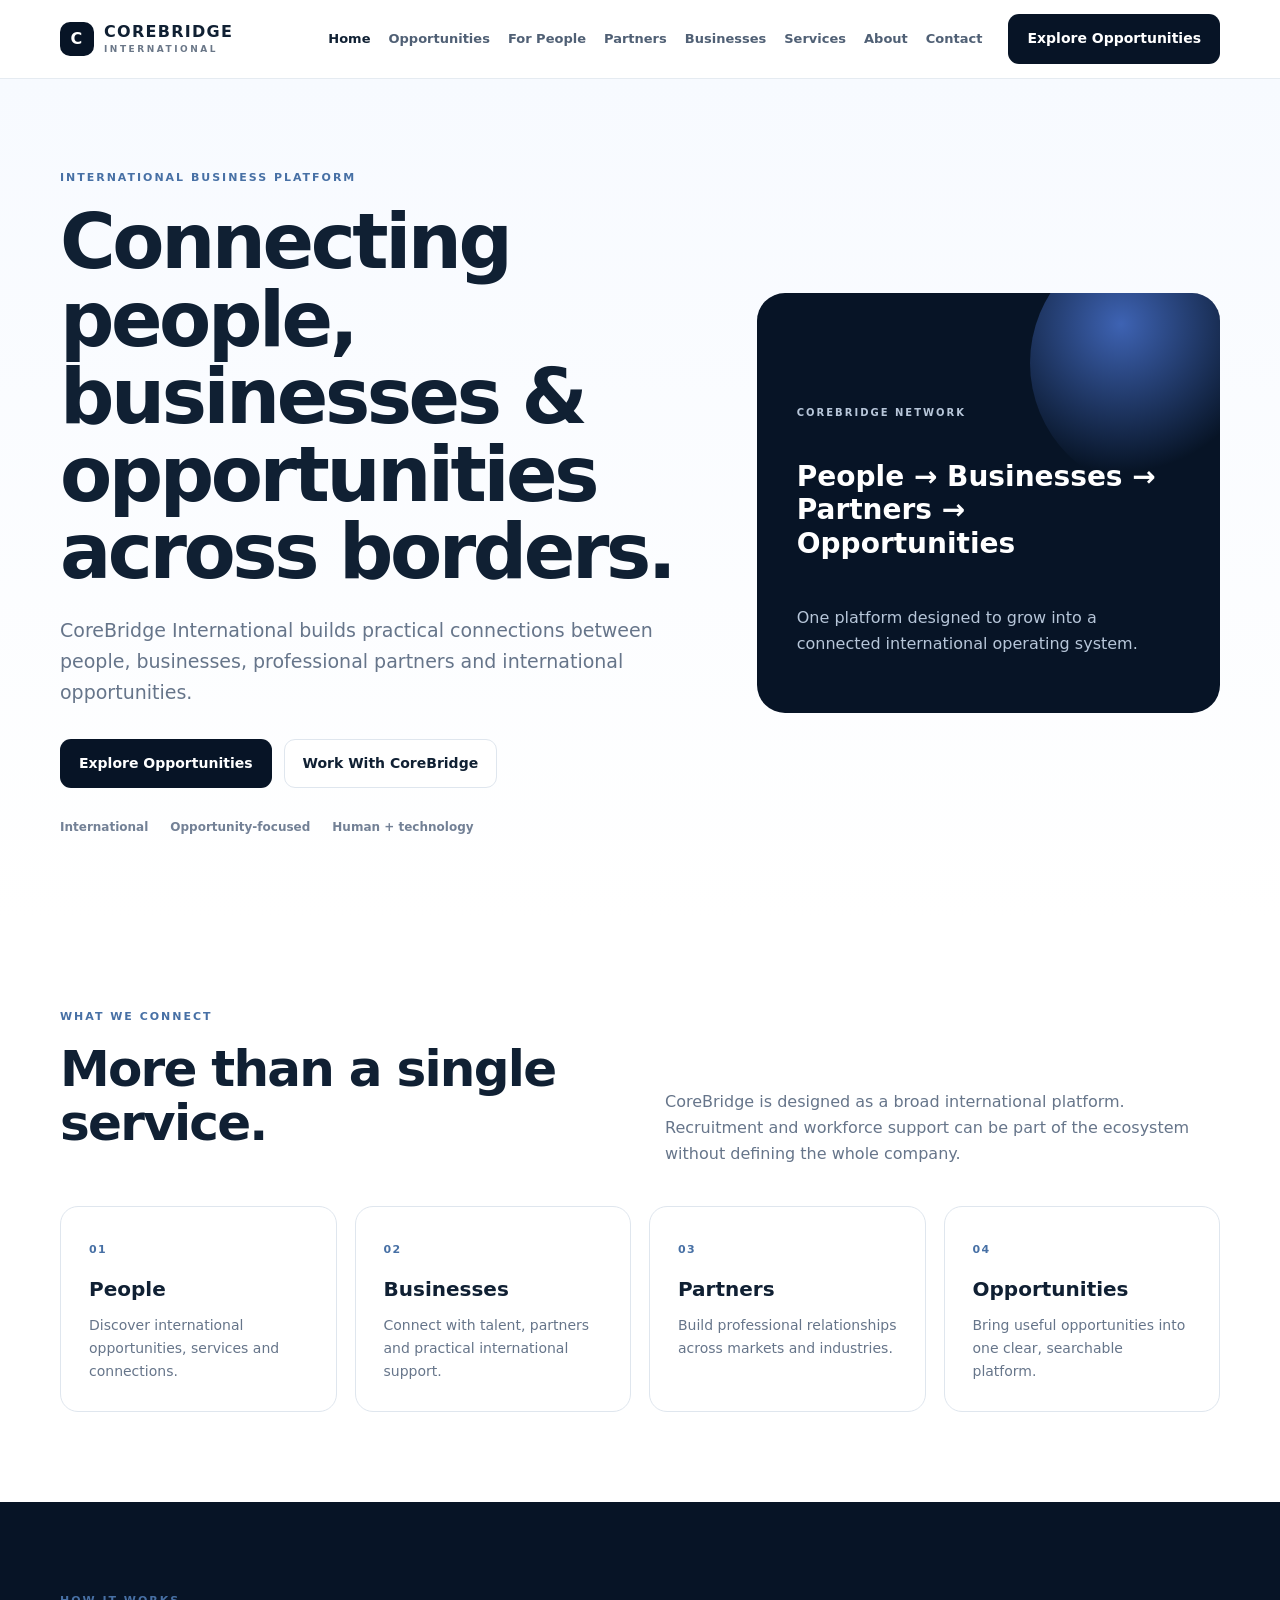
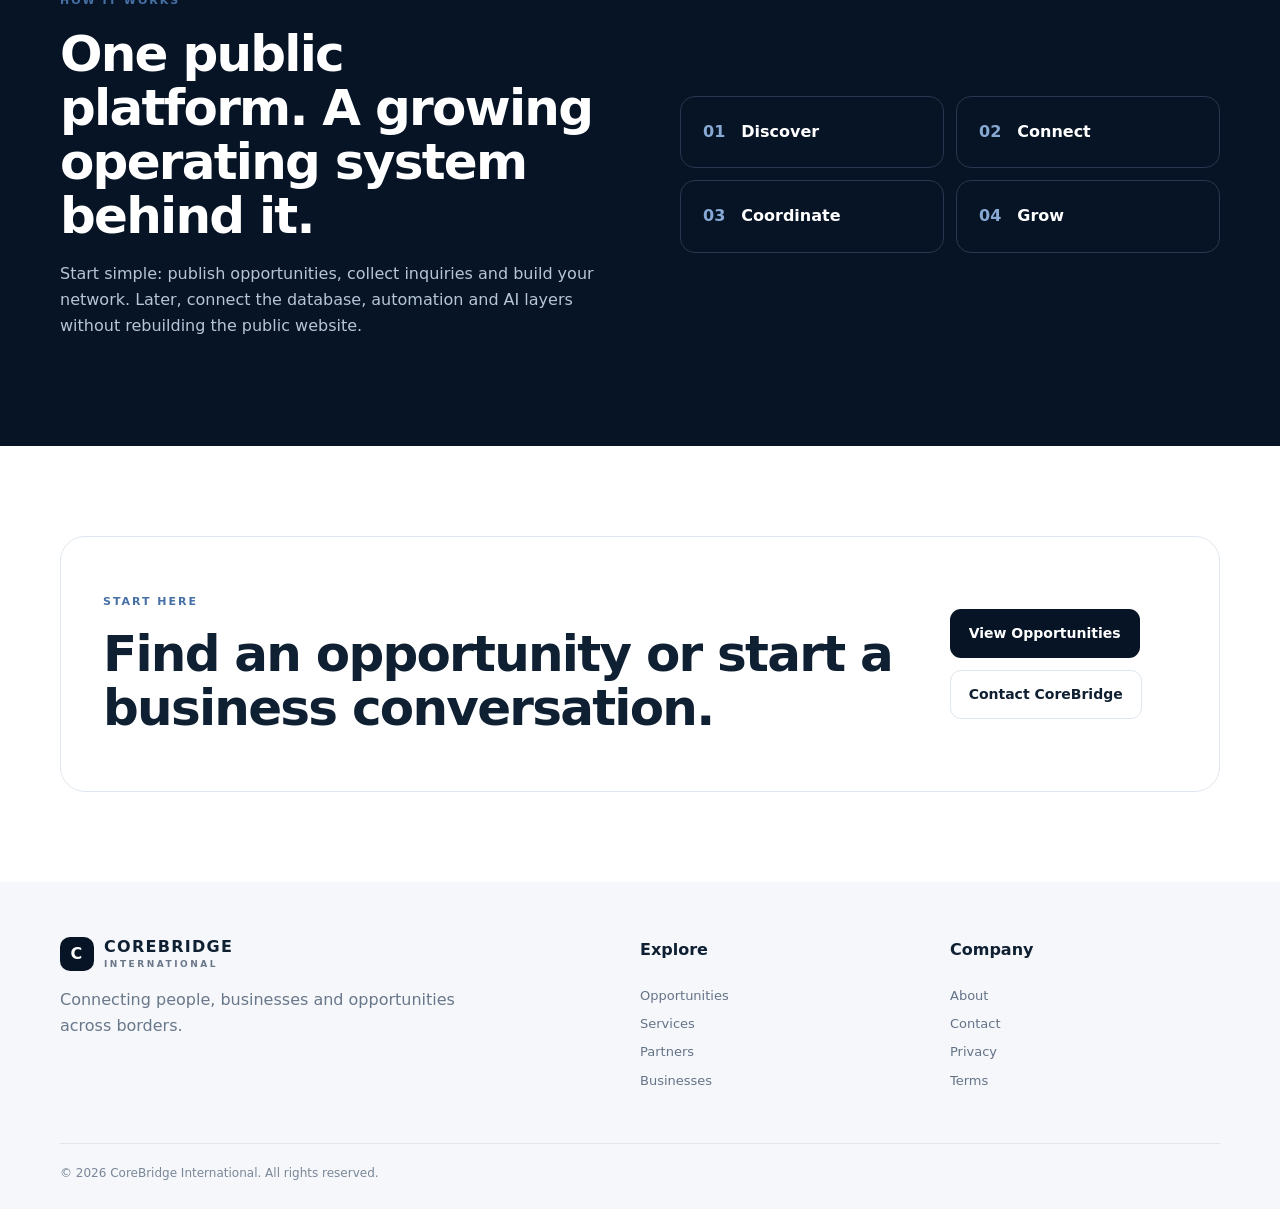
<file: corebridge-v1/index.html>
<!doctype html><html lang="en"><head><meta charset="utf-8"><meta name="viewport" content="width=device-width,initial-scale=1"><meta name="description" content="CoreBridge International connects people, businesses, opportunities and professional partners across borders."><title>CoreBridge International</title><link rel="stylesheet" href="css/style.css"></head><body>
<header class="site-header"><div class="container nav"><a class="brand" href="index.html"><span class="brand-mark">C</span><span>COREBRIDGE<small>INTERNATIONAL</small></span></a><button class="menu" aria-label="Open menu">☰</button><nav><a class="active" href="index.html">Home</a><a href="opportunities.html">Opportunities</a><a href="candidates.html">For People</a><a href="partners.html">Partners</a><a href="employers.html">Businesses</a><a href="services.html">Services</a><a href="about.html">About</a><a href="contact.html">Contact</a></nav><a class="btn btn-primary nav-cta" href="opportunities.html">Explore Opportunities</a></div></header>
<main>
<section class="hero"><div class="container hero-grid"><div><div class="eyebrow">INTERNATIONAL BUSINESS PLATFORM</div><h1>Connecting people, businesses & opportunities across borders.</h1><p class="hero-copy">CoreBridge International builds practical connections between people, businesses, professional partners and international opportunities.</p><div class="actions"><a class="btn btn-primary" href="opportunities.html">Explore Opportunities</a><a class="btn btn-secondary" href="contact.html">Work With CoreBridge</a></div><div class="trust-row"><span>International</span><span>Opportunity-focused</span><span>Human + technology</span></div></div><div class="hero-card"><div class="orb"></div><p class="card-label">COREBRIDGE NETWORK</p><h3>People → Businesses → Partners → Opportunities</h3><p>One platform designed to grow into a connected international operating system.</p></div></div></section>
<section class="section"><div class="container"><div class="section-head"><div><div class="eyebrow">WHAT WE CONNECT</div><h2>More than a single service.</h2></div><p>CoreBridge is designed as a broad international platform. Recruitment and workforce support can be part of the ecosystem without defining the whole company.</p></div><div class="cards four"><article><span class="icon">01</span><h3>People</h3><p>Discover international opportunities, services and connections.</p></article><article><span class="icon">02</span><h3>Businesses</h3><p>Connect with talent, partners and practical international support.</p></article><article><span class="icon">03</span><h3>Partners</h3><p>Build professional relationships across markets and industries.</p></article><article><span class="icon">04</span><h3>Opportunities</h3><p>Bring useful opportunities into one clear, searchable platform.</p></article></div></div></section>
<section class="section dark"><div class="container split"><div><div class="eyebrow">HOW IT WORKS</div><h2>One public platform. A growing operating system behind it.</h2><p>Start simple: publish opportunities, collect inquiries and build your network. Later, connect the database, automation and AI layers without rebuilding the public website.</p></div><div class="steps"><div><b>01</b><span>Discover</span></div><div><b>02</b><span>Connect</span></div><div><b>03</b><span>Coordinate</span></div><div><b>04</b><span>Grow</span></div></div></div></section>
<section class="section"><div class="container cta"><div><div class="eyebrow">START HERE</div><h2>Find an opportunity or start a business conversation.</h2></div><div class="actions"><a class="btn btn-primary" href="opportunities.html">View Opportunities</a><a class="btn btn-secondary" href="contact.html">Contact CoreBridge</a></div></div></section>
</main><footer><div class="container footer-grid"><div><a class="brand" href="index.html"><span class="brand-mark">C</span><span>COREBRIDGE<small>INTERNATIONAL</small></span></a><p>Connecting people, businesses and opportunities across borders.</p></div><div><h4>Explore</h4><a href="opportunities.html">Opportunities</a><a href="services.html">Services</a><a href="partners.html">Partners</a><a href="employers.html">Businesses</a></div><div><h4>Company</h4><a href="about.html">About</a><a href="contact.html">Contact</a><a href="contact.html">Privacy</a><a href="contact.html">Terms</a></div></div><div class="container copyright">© 2026 CoreBridge International. All rights reserved.</div></footer><script src="js/site.js"></script></body></html>
</file>
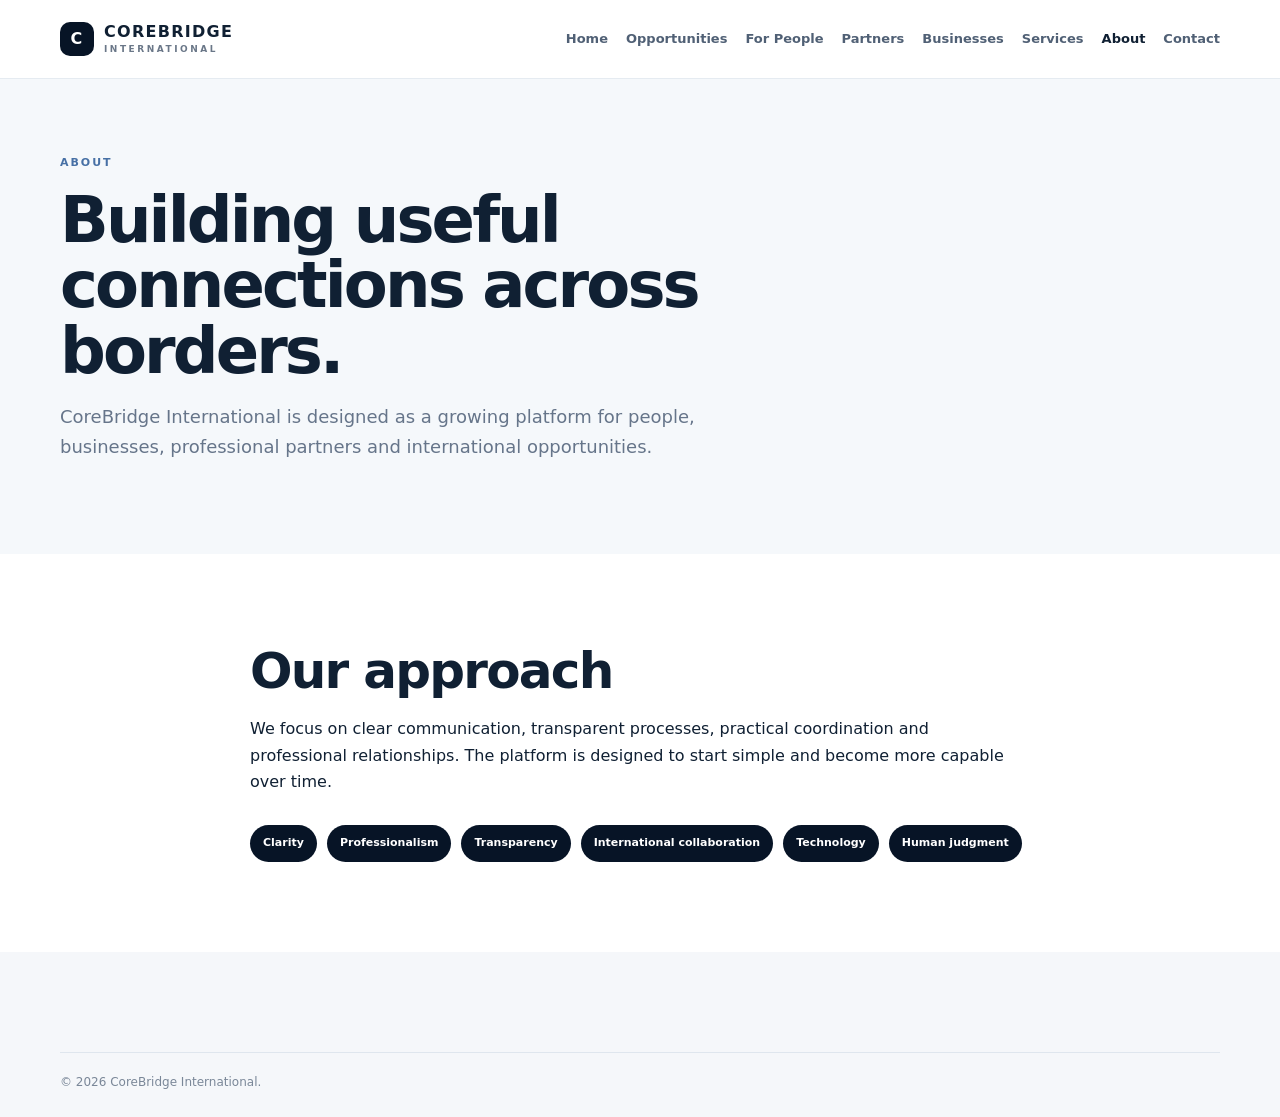
<file: corebridge-v1/about.html>
<!doctype html><html lang="en"><head><meta charset="utf-8"><meta name="viewport" content="width=device-width,initial-scale=1"><title>About | CoreBridge International</title><link rel="stylesheet" href="css/style.css"></head><body>
<header class="site-header"><div class="container nav"><a class="brand" href="index.html"><span class="brand-mark">C</span><span>COREBRIDGE<small>INTERNATIONAL</small></span></a><button class="menu">☰</button><nav><a href="index.html">Home</a><a href="opportunities.html">Opportunities</a><a href="candidates.html">For People</a><a href="partners.html">Partners</a><a href="employers.html">Businesses</a><a href="services.html">Services</a><a class="active" href="about.html">About</a><a href="contact.html">Contact</a></nav></div></header>
<main><section class="page-hero"><div class="container"><div class="eyebrow">ABOUT</div><h1>Building useful connections across borders.</h1><p>CoreBridge International is designed as a growing platform for people, businesses, professional partners and international opportunities.</p></div></section><section class="section"><div class="container narrow"><h2>Our approach</h2><p>We focus on clear communication, transparent processes, practical coordination and professional relationships. The platform is designed to start simple and become more capable over time.</p><div class="principles"><span>Clarity</span><span>Professionalism</span><span>Transparency</span><span>International collaboration</span><span>Technology</span><span>Human judgment</span></div></div></section></main><footer><div class="container copyright">© 2026 CoreBridge International.</div></footer><script src="js/site.js"></script></body></html>
</file>
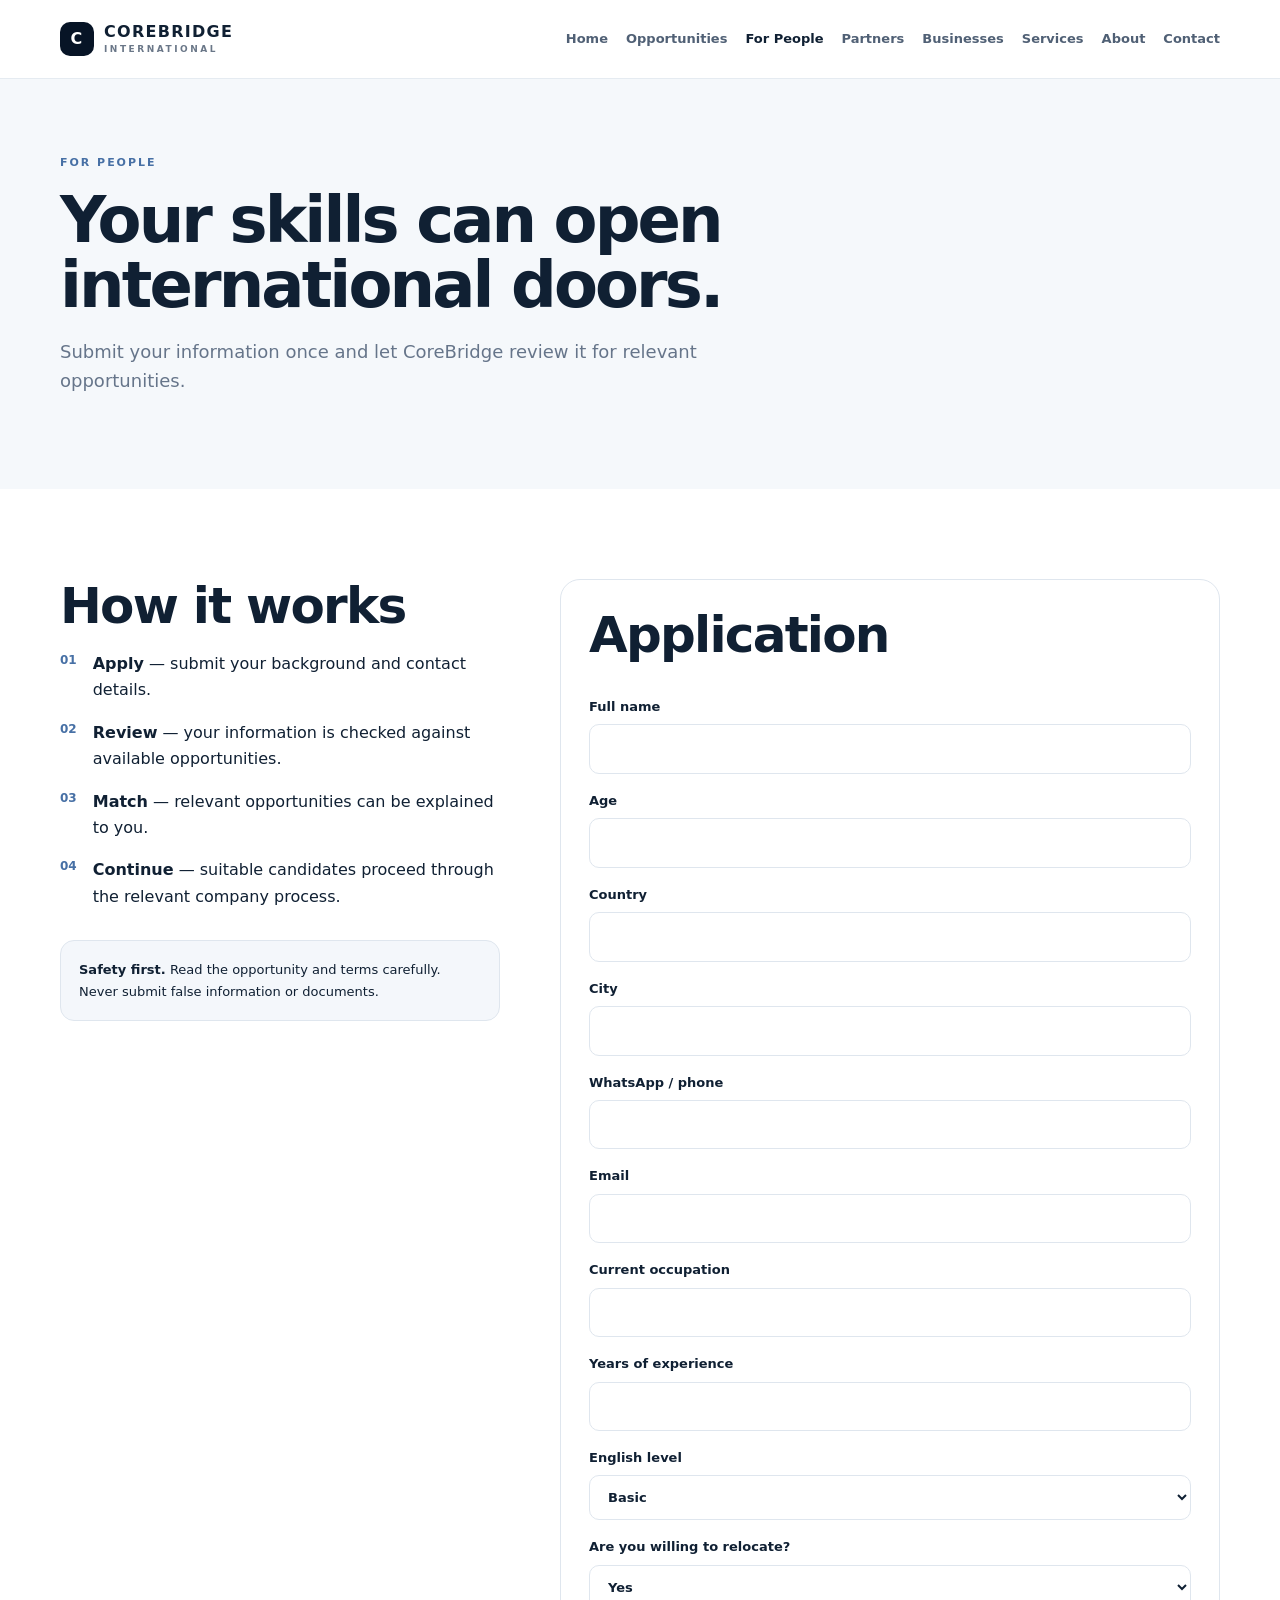
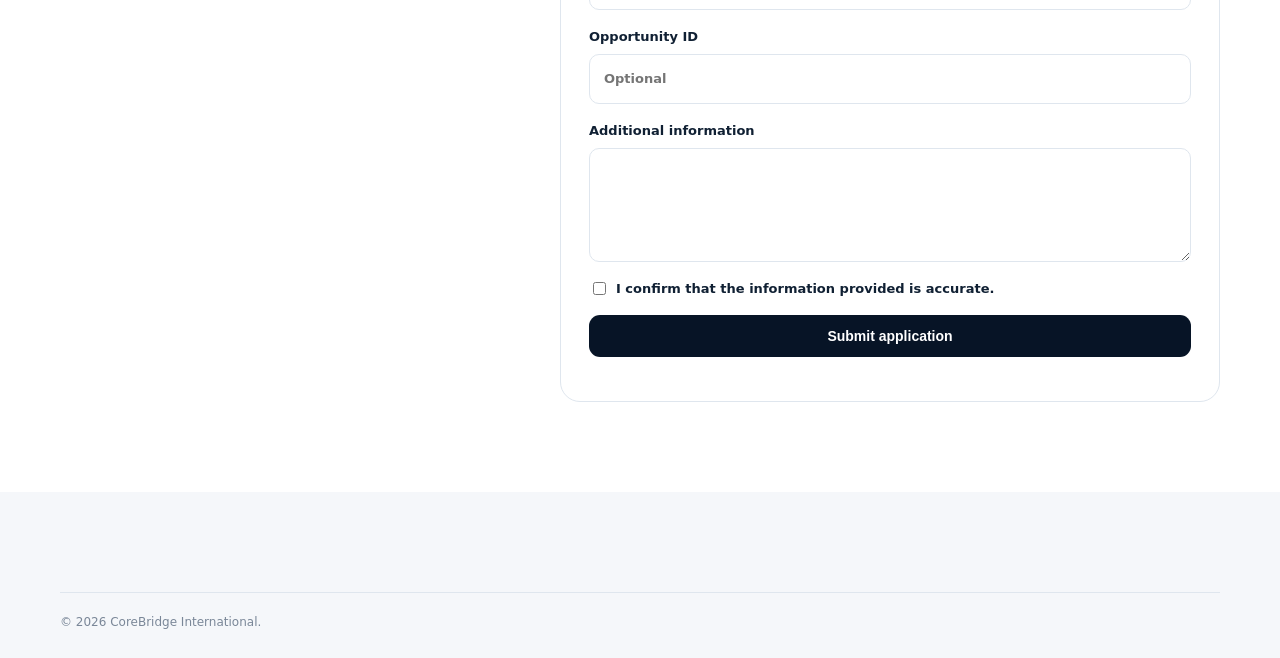
<file: corebridge-v1/candidates.html>
<!doctype html><html lang="en"><head><meta charset="utf-8"><meta name="viewport" content="width=device-width,initial-scale=1"><title>For People | CoreBridge International</title><link rel="stylesheet" href="css/style.css"></head><body>
<header class="site-header"><div class="container nav"><a class="brand" href="index.html"><span class="brand-mark">C</span><span>COREBRIDGE<small>INTERNATIONAL</small></span></a><button class="menu">☰</button><nav><a href="index.html">Home</a><a href="opportunities.html">Opportunities</a><a class="active" href="candidates.html">For People</a><a href="partners.html">Partners</a><a href="employers.html">Businesses</a><a href="services.html">Services</a><a href="about.html">About</a><a href="contact.html">Contact</a></nav></div></header>
<main><section class="page-hero"><div class="container"><div class="eyebrow">FOR PEOPLE</div><h1>Your skills can open international doors.</h1><p>Submit your information once and let CoreBridge review it for relevant opportunities.</p></div></section><section class="section"><div class="container form-layout"><div><h2>How it works</h2><div class="number-list"><div><b>01</b><span><strong>Apply</strong> — submit your background and contact details.</span></div><div><b>02</b><span><strong>Review</strong> — your information is checked against available opportunities.</span></div><div><b>03</b><span><strong>Match</strong> — relevant opportunities can be explained to you.</span></div><div><b>04</b><span><strong>Continue</strong> — suitable candidates proceed through the relevant company process.</span></div></div><div class="notice"><strong>Safety first.</strong> Read the opportunity and terms carefully. Never submit false information or documents.</div></div><form id="candidateForm" class="form-card"><h2>Application</h2><label>Full name<input name="full_name" required></label><label>Age<input name="age" type="number" min="18" required></label><label>Country<input name="country" required></label><label>City<input name="city"></label><label>WhatsApp / phone<input name="phone" required></label><label>Email<input name="email" type="email"></label><label>Current occupation<input name="occupation"></label><label>Years of experience<input name="experience" type="number" min="0"></label><label>English level<select name="english_level"><option>Basic</option><option>Conversational</option><option>Good</option><option>Fluent</option></select></label><label>Are you willing to relocate?<select name="relocate"><option>Yes</option><option>No</option><option>Depends on opportunity</option></select></label><label>Opportunity ID<input name="opportunity_id" id="opportunityId" placeholder="Optional"></label><label>Additional information<textarea name="message" rows="4"></textarea></label><label class="check"><input type="checkbox" required> I confirm that the information provided is accurate.</label><button class="btn btn-primary full" type="submit">Submit application</button><p id="formStatus" class="form-status"></p></form></div></section></main><footer><div class="container copyright">© 2026 CoreBridge International.</div></footer><script src="js/site.js"></script></body></html>
</file>
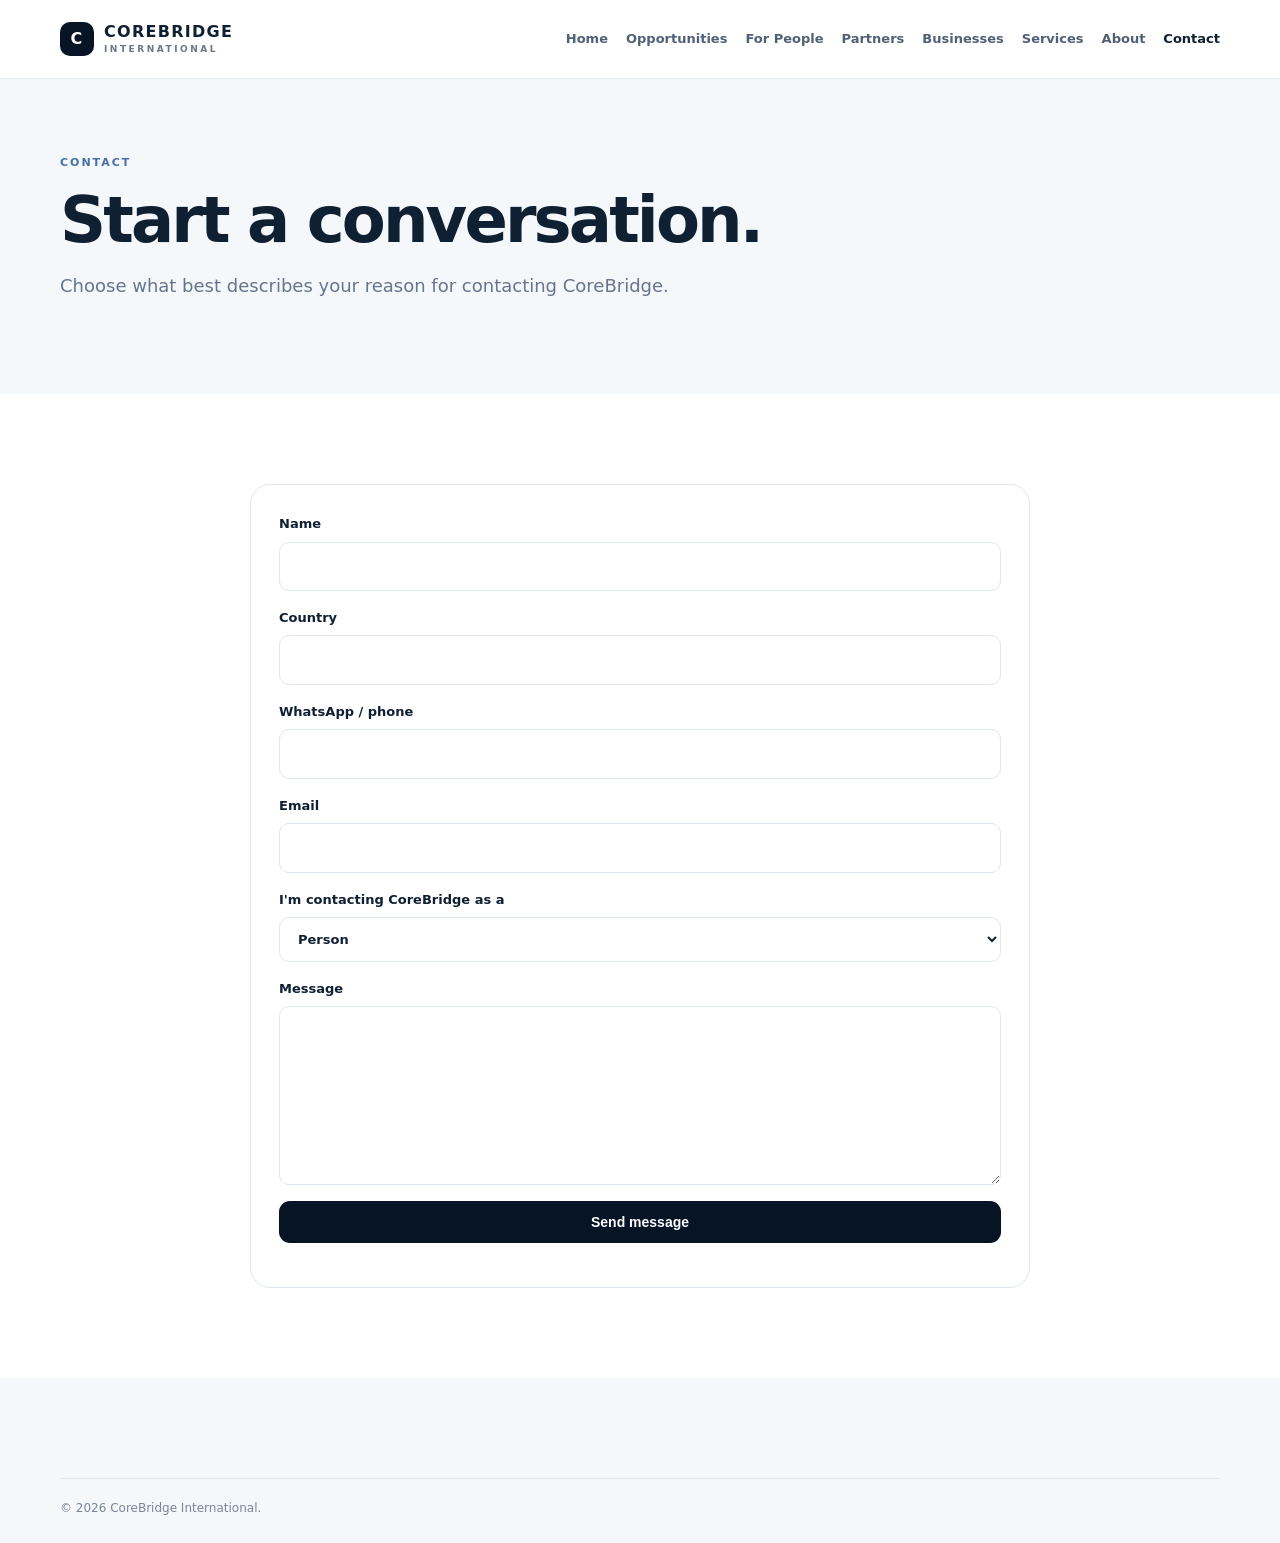
<file: corebridge-v1/contact.html>
<!doctype html><html lang="en"><head><meta charset="utf-8"><meta name="viewport" content="width=device-width,initial-scale=1"><title>Contact | CoreBridge International</title><link rel="stylesheet" href="css/style.css"></head><body>
<header class="site-header"><div class="container nav"><a class="brand" href="index.html"><span class="brand-mark">C</span><span>COREBRIDGE<small>INTERNATIONAL</small></span></a><button class="menu">☰</button><nav><a href="index.html">Home</a><a href="opportunities.html">Opportunities</a><a href="candidates.html">For People</a><a href="partners.html">Partners</a><a href="employers.html">Businesses</a><a href="services.html">Services</a><a href="about.html">About</a><a class="active" href="contact.html">Contact</a></nav></div></header>
<main><section class="page-hero"><div class="container"><div class="eyebrow">CONTACT</div><h1>Start a conversation.</h1><p>Choose what best describes your reason for contacting CoreBridge.</p></div></section><section class="section"><div class="container narrow"><form id="contactForm" class="form-card"><label>Name<input name="name" required></label><label>Country<input name="country"></label><label>WhatsApp / phone<input name="phone"></label><label>Email<input name="email" type="email" required></label><label>I'm contacting CoreBridge as a<select name="inquiry_type"><option>Person</option><option>Business</option><option>Partner</option><option>Other</option></select></label><label>Message<textarea name="message" rows="7" required></textarea></label><button class="btn btn-primary" type="submit">Send message</button><p id="contactStatus" class="form-status"></p></form></div></section></main><footer><div class="container copyright">© 2026 CoreBridge International.</div></footer><script src="js/site.js"></script></body></html>
</file>
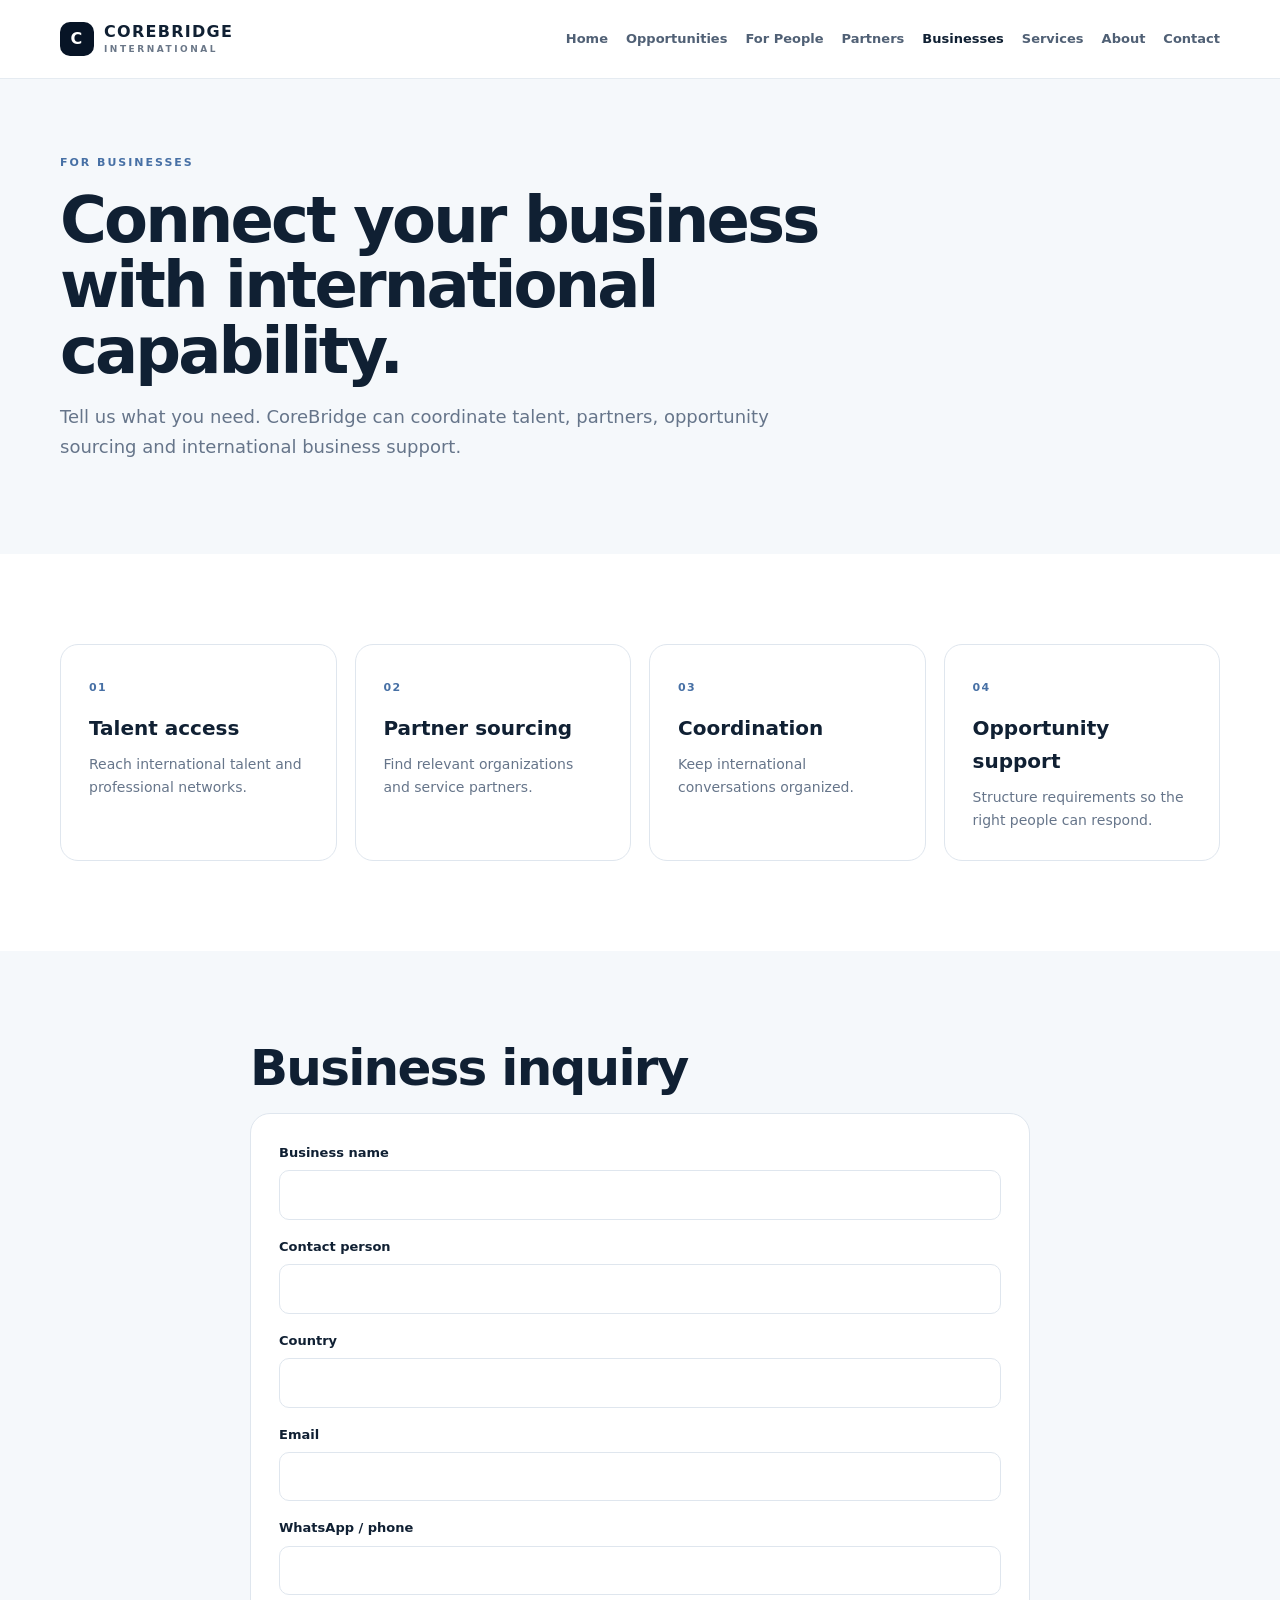
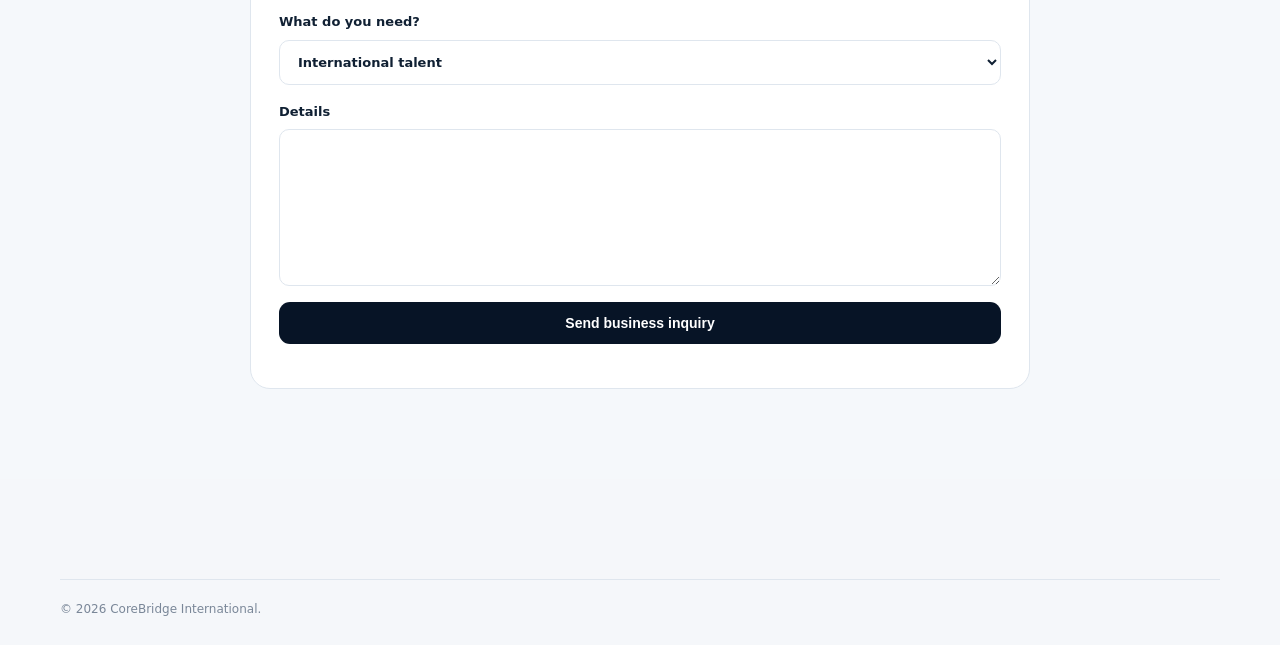
<file: corebridge-v1/employers.html>
<!doctype html><html lang="en"><head><meta charset="utf-8"><meta name="viewport" content="width=device-width,initial-scale=1"><title>For Businesses | CoreBridge International</title><link rel="stylesheet" href="css/style.css"></head><body>
<header class="site-header"><div class="container nav"><a class="brand" href="index.html"><span class="brand-mark">C</span><span>COREBRIDGE<small>INTERNATIONAL</small></span></a><button class="menu">☰</button><nav><a href="index.html">Home</a><a href="opportunities.html">Opportunities</a><a href="candidates.html">For People</a><a href="partners.html">Partners</a><a class="active" href="employers.html">Businesses</a><a href="services.html">Services</a><a href="about.html">About</a><a href="contact.html">Contact</a></nav></div></header>
<main><section class="page-hero"><div class="container"><div class="eyebrow">FOR BUSINESSES</div><h1>Connect your business with international capability.</h1><p>Tell us what you need. CoreBridge can coordinate talent, partners, opportunity sourcing and international business support.</p></div></section><section class="section"><div class="container cards four"><article><span class="icon">01</span><h3>Talent access</h3><p>Reach international talent and professional networks.</p></article><article><span class="icon">02</span><h3>Partner sourcing</h3><p>Find relevant organizations and service partners.</p></article><article><span class="icon">03</span><h3>Coordination</h3><p>Keep international conversations organized.</p></article><article><span class="icon">04</span><h3>Opportunity support</h3><p>Structure requirements so the right people can respond.</p></article></div></section><section class="section soft"><div class="container narrow"><h2>Business inquiry</h2><form id="businessForm" class="form-card"><label>Business name<input name="business_name" required></label><label>Contact person<input name="contact_person" required></label><label>Country<input name="country" required></label><label>Email<input name="email" type="email" required></label><label>WhatsApp / phone<input name="phone"></label><label>What do you need?<select name="need"><option>International talent</option><option>Business partner</option><option>International service support</option><option>Other</option></select></label><label>Details<textarea name="message" rows="6" required></textarea></label><button class="btn btn-primary" type="submit">Send business inquiry</button><p id="businessStatus" class="form-status"></p></form></div></section></main><footer><div class="container copyright">© 2026 CoreBridge International.</div></footer><script src="js/site.js"></script></body></html>
</file>
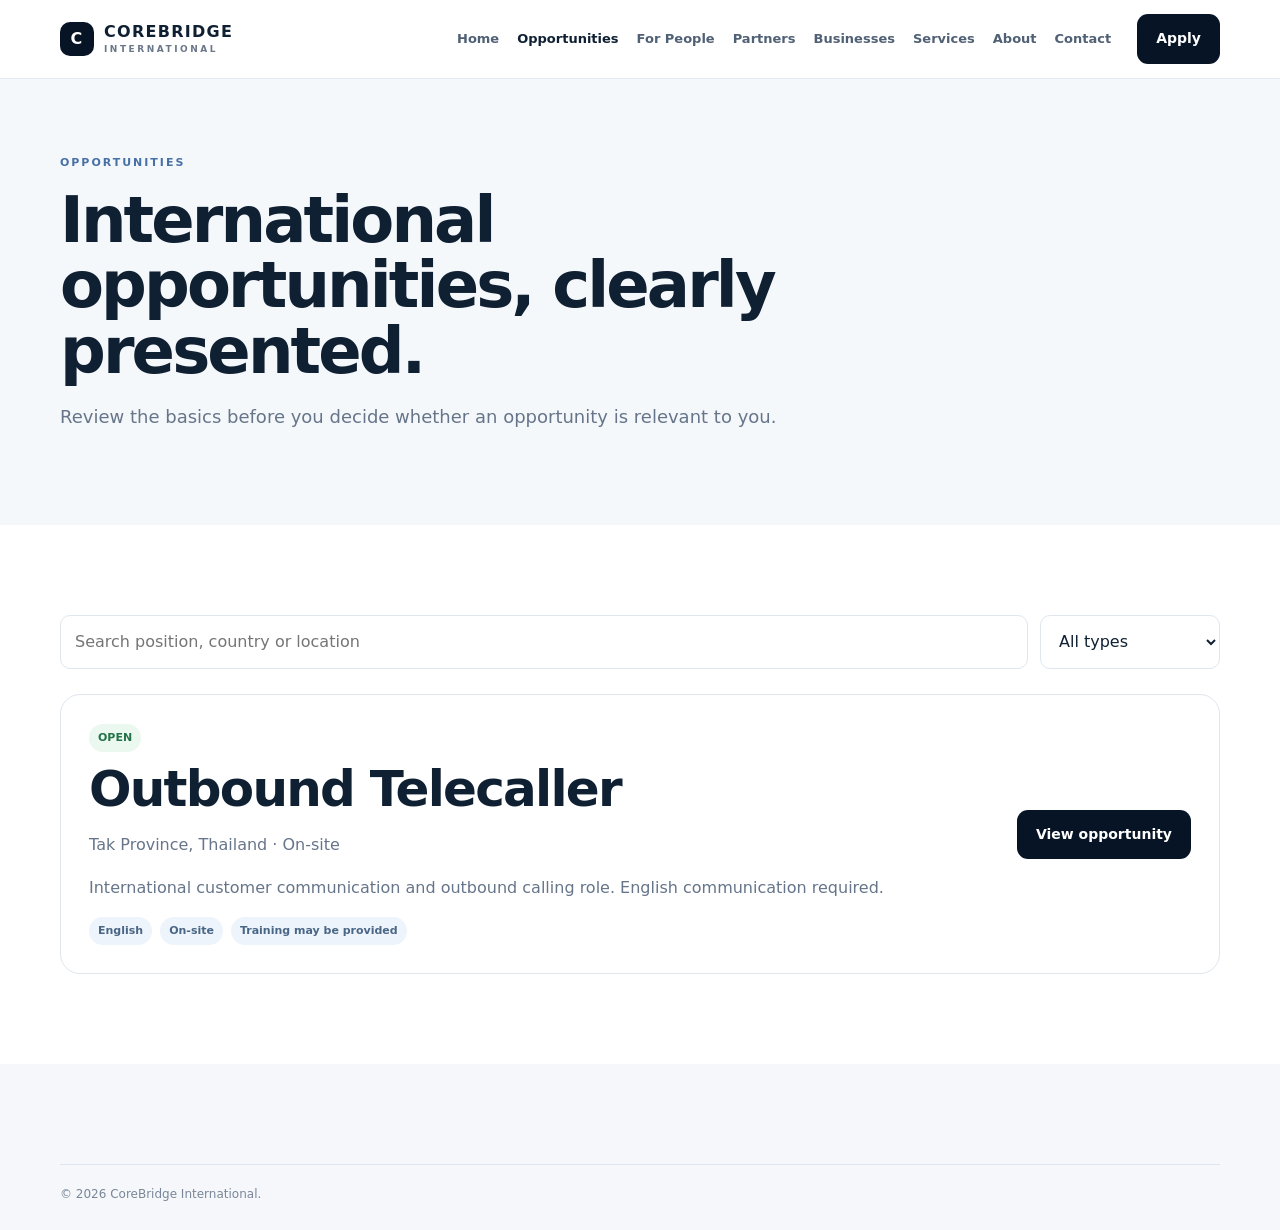
<file: corebridge-v1/opportunities.html>
<!doctype html><html lang="en"><head><meta charset="utf-8"><meta name="viewport" content="width=device-width,initial-scale=1"><meta name="description" content="Current international opportunities from CoreBridge International."><title>Opportunities | CoreBridge International</title><link rel="stylesheet" href="css/style.css"></head><body>
<header class="site-header"><div class="container nav"><a class="brand" href="index.html"><span class="brand-mark">C</span><span>COREBRIDGE<small>INTERNATIONAL</small></span></a><button class="menu">☰</button><nav><a href="index.html">Home</a><a class="active" href="opportunities.html">Opportunities</a><a href="candidates.html">For People</a><a href="partners.html">Partners</a><a href="employers.html">Businesses</a><a href="services.html">Services</a><a href="about.html">About</a><a href="contact.html">Contact</a></nav><a class="btn btn-primary nav-cta" href="candidates.html">Apply</a></div></header>
<main><section class="page-hero"><div class="container"><div class="eyebrow">OPPORTUNITIES</div><h1>International opportunities, clearly presented.</h1><p>Review the basics before you decide whether an opportunity is relevant to you.</p></div></section><section class="section"><div class="container"><div class="filterbar"><input id="jobSearch" type="search" placeholder="Search position, country or location"><select id="jobType"><option value="">All types</option><option>On-site</option><option>Remote</option><option>Hybrid</option></select></div><div id="jobs" class="job-list"><article class="job-card" data-search="outbound telecaller thailand tak on-site english"><div><span class="tag">OPEN</span><h2>Outbound Telecaller</h2><p class="muted">Tak Province, Thailand · On-site</p><p>International customer communication and outbound calling role. English communication required.</p><div class="job-meta"><span>English</span><span>On-site</span><span>Training may be provided</span></div></div><a class="btn btn-primary" href="opportunity.html?id=CB-MX-TH-TC-001">View opportunity</a></article></div><div id="noJobs" class="empty hidden">No matching opportunities found.</div></div></section></main><footer><div class="container copyright">© 2026 CoreBridge International.</div></footer><script src="js/site.js"></script></body></html>
</file>
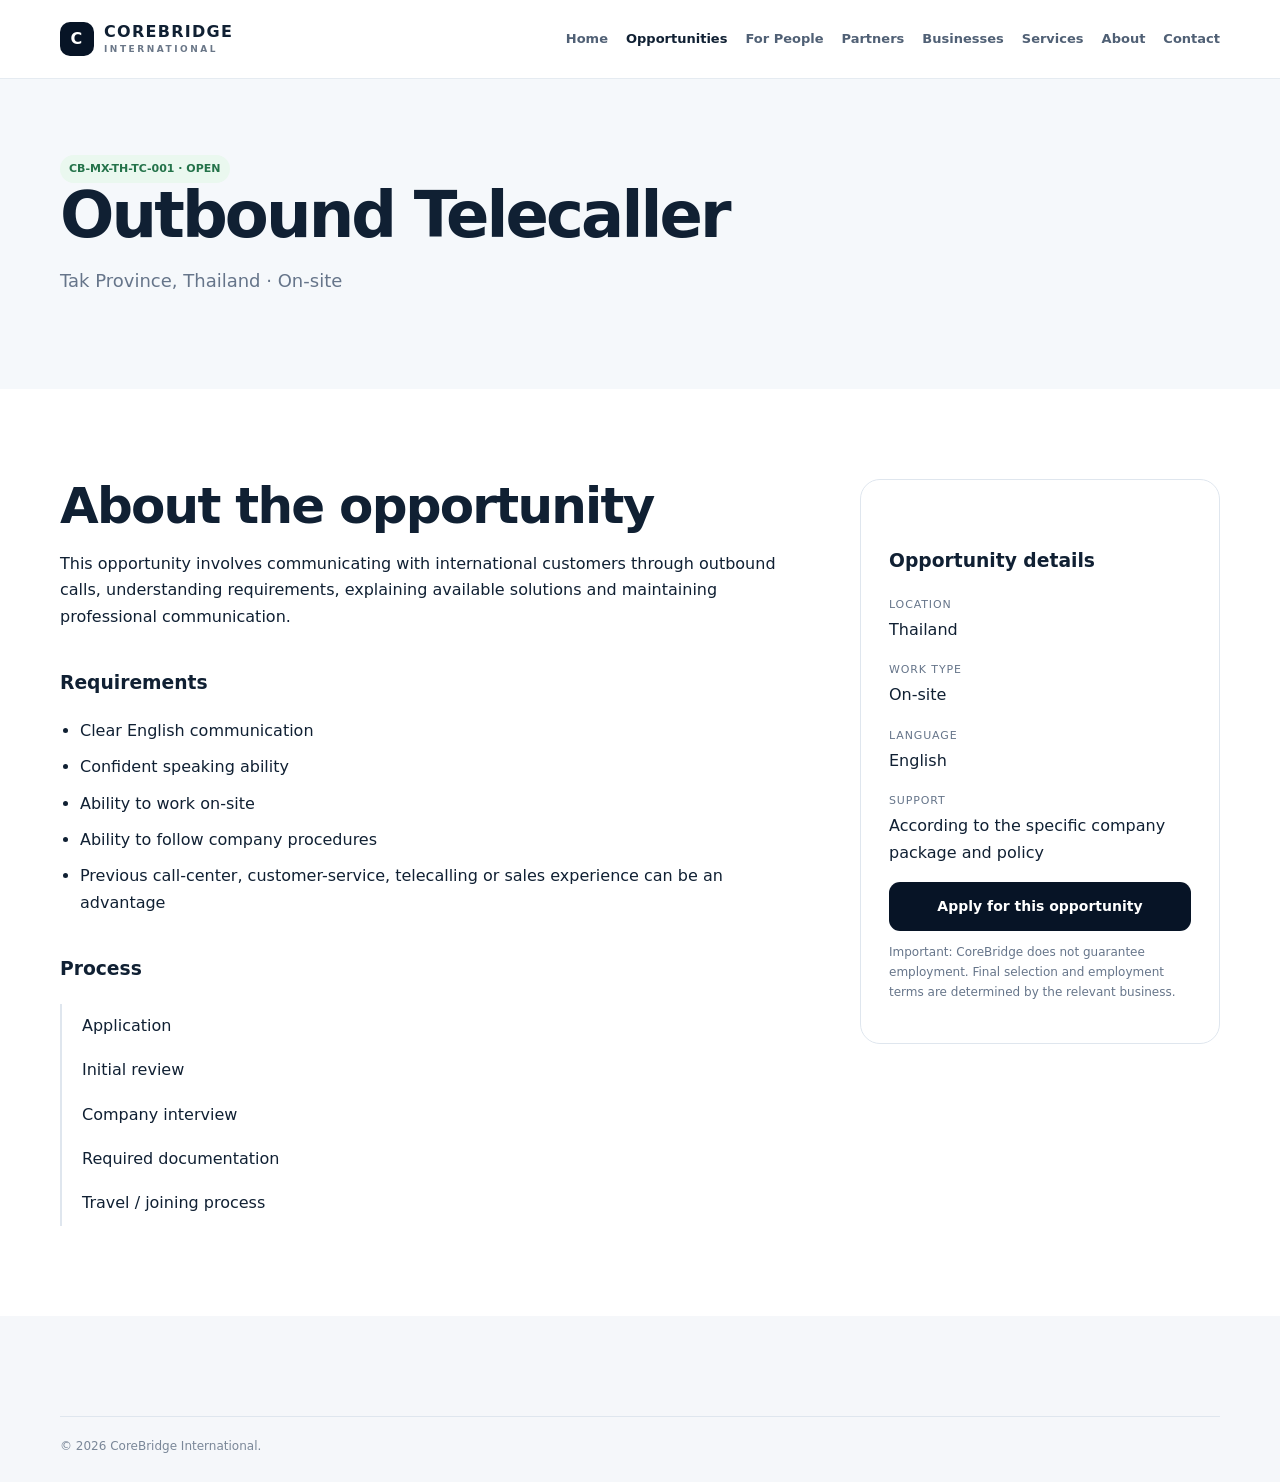
<file: corebridge-v1/opportunity.html>
<!doctype html><html lang="en"><head><meta charset="utf-8"><meta name="viewport" content="width=device-width,initial-scale=1"><meta name="description" content="Opportunity details | CoreBridge International"><title>Opportunity | CoreBridge International</title><link rel="stylesheet" href="css/style.css"></head><body>
<header class="site-header"><div class="container nav"><a class="brand" href="index.html"><span class="brand-mark">C</span><span>COREBRIDGE<small>INTERNATIONAL</small></span></a><button class="menu">☰</button><nav><a href="index.html">Home</a><a class="active" href="opportunities.html">Opportunities</a><a href="candidates.html">For People</a><a href="partners.html">Partners</a><a href="employers.html">Businesses</a><a href="services.html">Services</a><a href="about.html">About</a><a href="contact.html">Contact</a></nav></div></header>
<main><section class="page-hero"><div class="container"><span class="tag">CB-MX-TH-TC-001 · OPEN</span><h1>Outbound Telecaller</h1><p>Tak Province, Thailand · On-site</p></div></section><section class="section"><div class="container detail-grid"><div><h2>About the opportunity</h2><p>This opportunity involves communicating with international customers through outbound calls, understanding requirements, explaining available solutions and maintaining professional communication.</p><h3>Requirements</h3><ul class="checklist"><li>Clear English communication</li><li>Confident speaking ability</li><li>Ability to work on-site</li><li>Ability to follow company procedures</li><li>Previous call-center, customer-service, telecalling or sales experience can be an advantage</li></ul><h3>Process</h3><div class="timeline"><div>Application</div><div>Initial review</div><div>Company interview</div><div>Required documentation</div><div>Travel / joining process</div></div></div><aside class="side-card"><h3>Opportunity details</h3><dl><dt>Location</dt><dd>Thailand</dd><dt>Work type</dt><dd>On-site</dd><dt>Language</dt><dd>English</dd><dt>Support</dt><dd>According to the specific company package and policy</dd></dl><a class="btn btn-primary full" href="candidates.html?job=CB-MX-TH-TC-001">Apply for this opportunity</a><p class="small muted">Important: CoreBridge does not guarantee employment. Final selection and employment terms are determined by the relevant business.</p></aside></div></section></main><footer><div class="container copyright">© 2026 CoreBridge International.</div></footer><script src="js/site.js"></script></body></html>
</file>
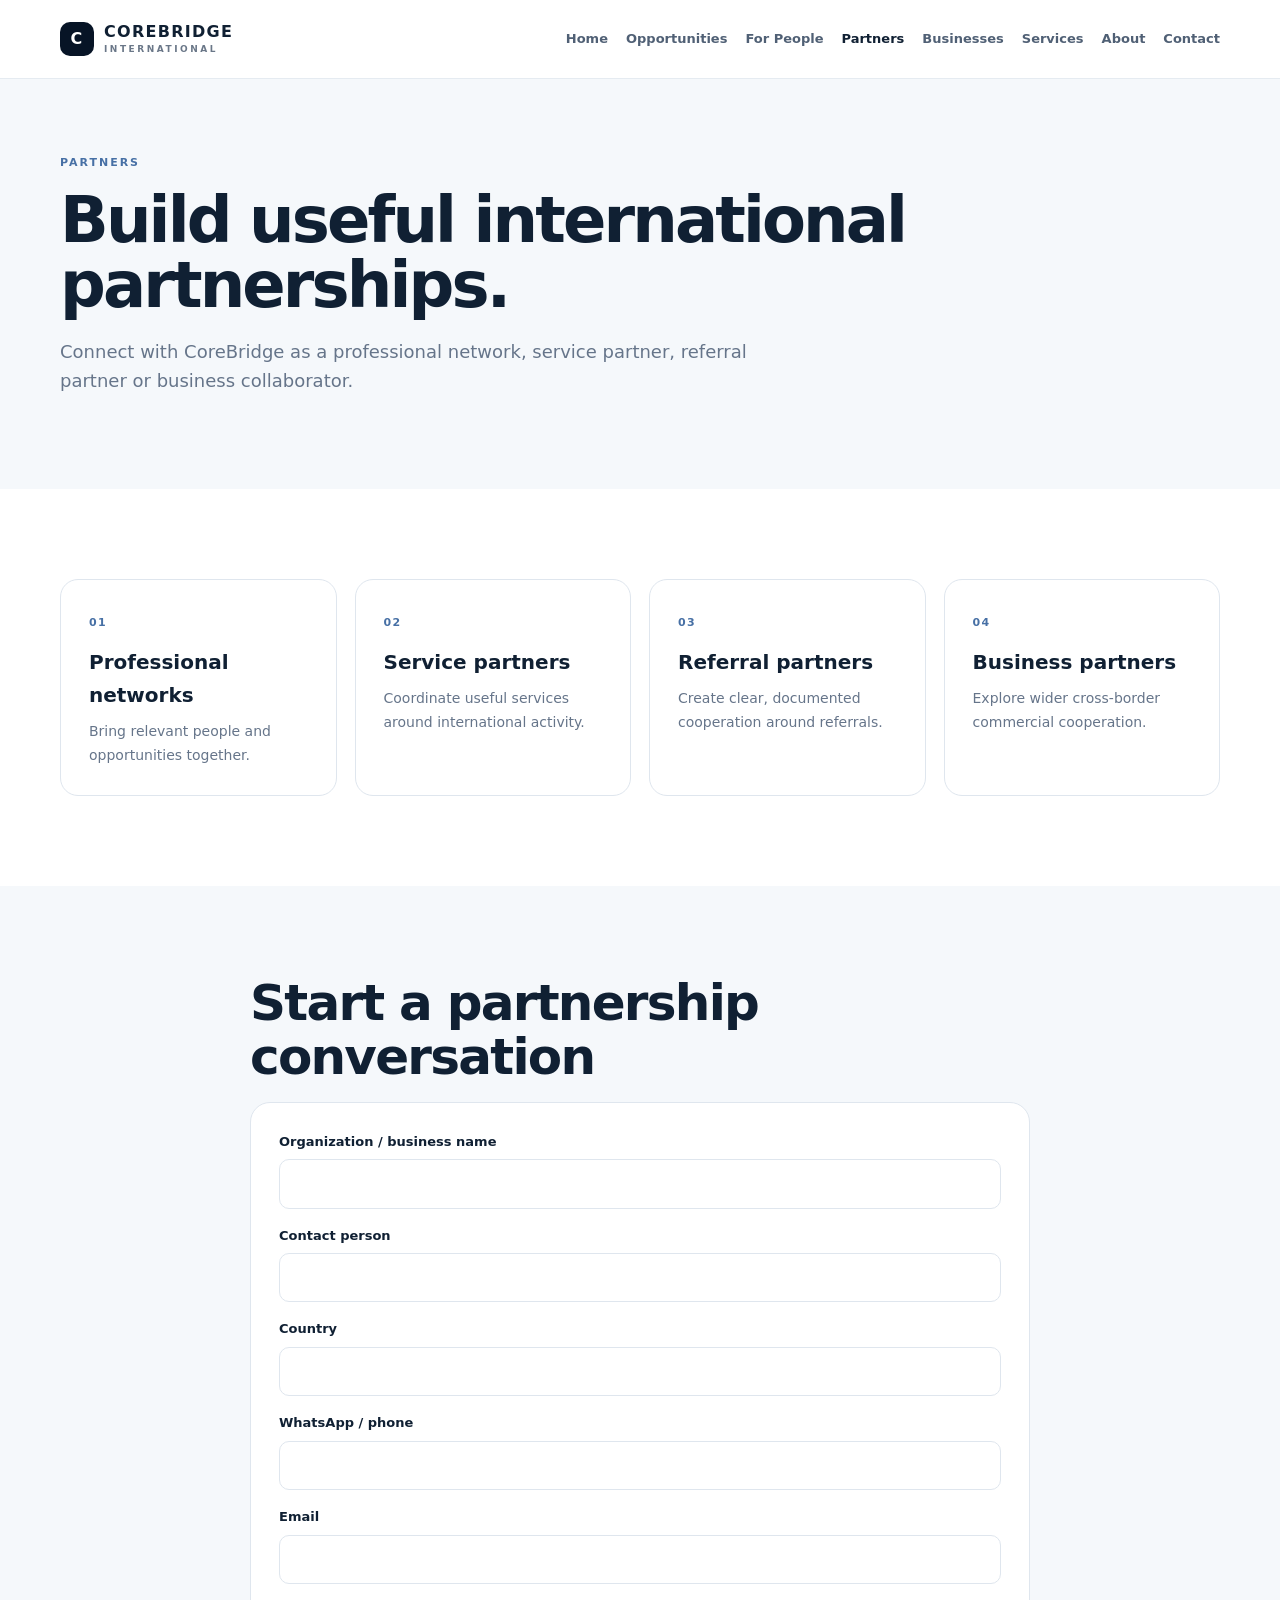
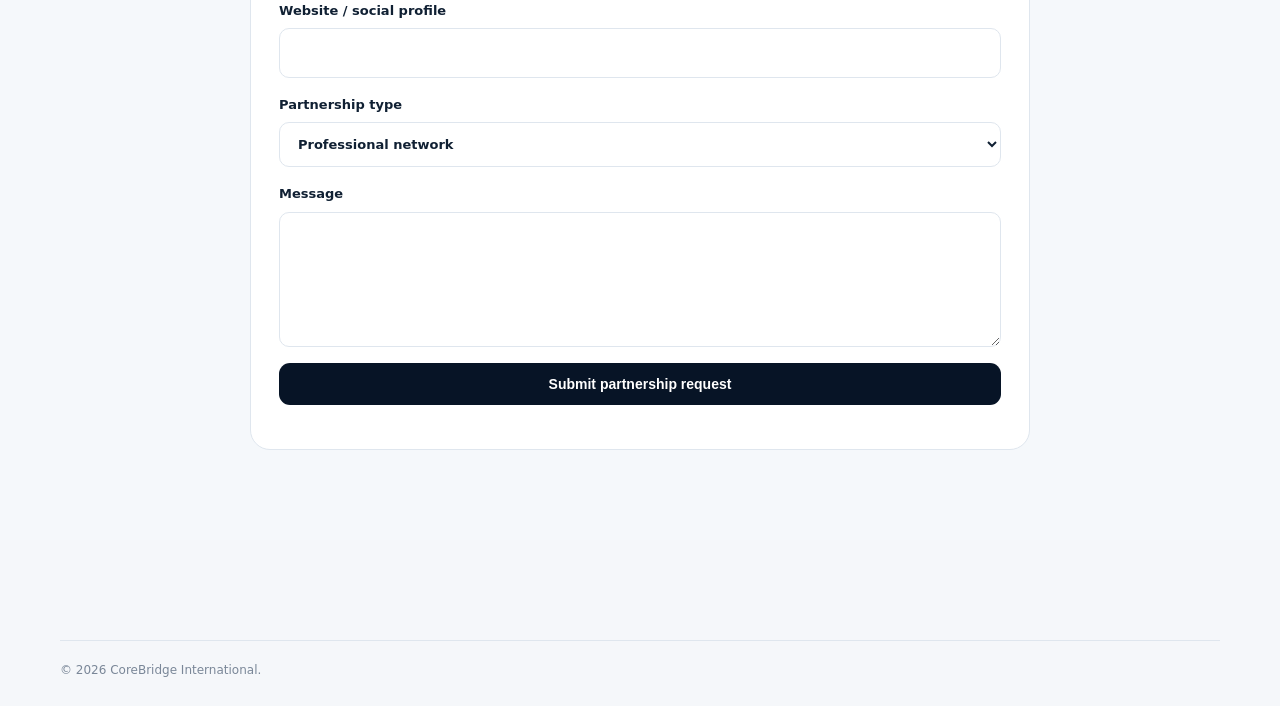
<file: corebridge-v1/partners.html>
<!doctype html><html lang="en"><head><meta charset="utf-8"><meta name="viewport" content="width=device-width,initial-scale=1"><title>Partners | CoreBridge International</title><link rel="stylesheet" href="css/style.css"></head><body>
<header class="site-header"><div class="container nav"><a class="brand" href="index.html"><span class="brand-mark">C</span><span>COREBRIDGE<small>INTERNATIONAL</small></span></a><button class="menu">☰</button><nav><a href="index.html">Home</a><a href="opportunities.html">Opportunities</a><a href="candidates.html">For People</a><a class="active" href="partners.html">Partners</a><a href="employers.html">Businesses</a><a href="services.html">Services</a><a href="about.html">About</a><a href="contact.html">Contact</a></nav></div></header>
<main><section class="page-hero"><div class="container"><div class="eyebrow">PARTNERS</div><h1>Build useful international partnerships.</h1><p>Connect with CoreBridge as a professional network, service partner, referral partner or business collaborator.</p></div></section><section class="section"><div class="container cards four"><article><span class="icon">01</span><h3>Professional networks</h3><p>Bring relevant people and opportunities together.</p></article><article><span class="icon">02</span><h3>Service partners</h3><p>Coordinate useful services around international activity.</p></article><article><span class="icon">03</span><h3>Referral partners</h3><p>Create clear, documented cooperation around referrals.</p></article><article><span class="icon">04</span><h3>Business partners</h3><p>Explore wider cross-border commercial cooperation.</p></article></div></section><section class="section soft"><div class="container narrow"><h2>Start a partnership conversation</h2><form id="partnerForm" class="form-card"><label>Organization / business name<input name="organization" required></label><label>Contact person<input name="contact_person" required></label><label>Country<input name="country" required></label><label>WhatsApp / phone<input name="phone"></label><label>Email<input name="email" type="email" required></label><label>Website / social profile<input name="website"></label><label>Partnership type<select name="type"><option>Professional network</option><option>Service partner</option><option>Referral partner</option><option>Business partnership</option></select></label><label>Message<textarea name="message" rows="5" required></textarea></label><button class="btn btn-primary" type="submit">Submit partnership request</button><p id="partnerStatus" class="form-status"></p></form></div></section></main><footer><div class="container copyright">© 2026 CoreBridge International.</div></footer><script src="js/site.js"></script></body></html>
</file>
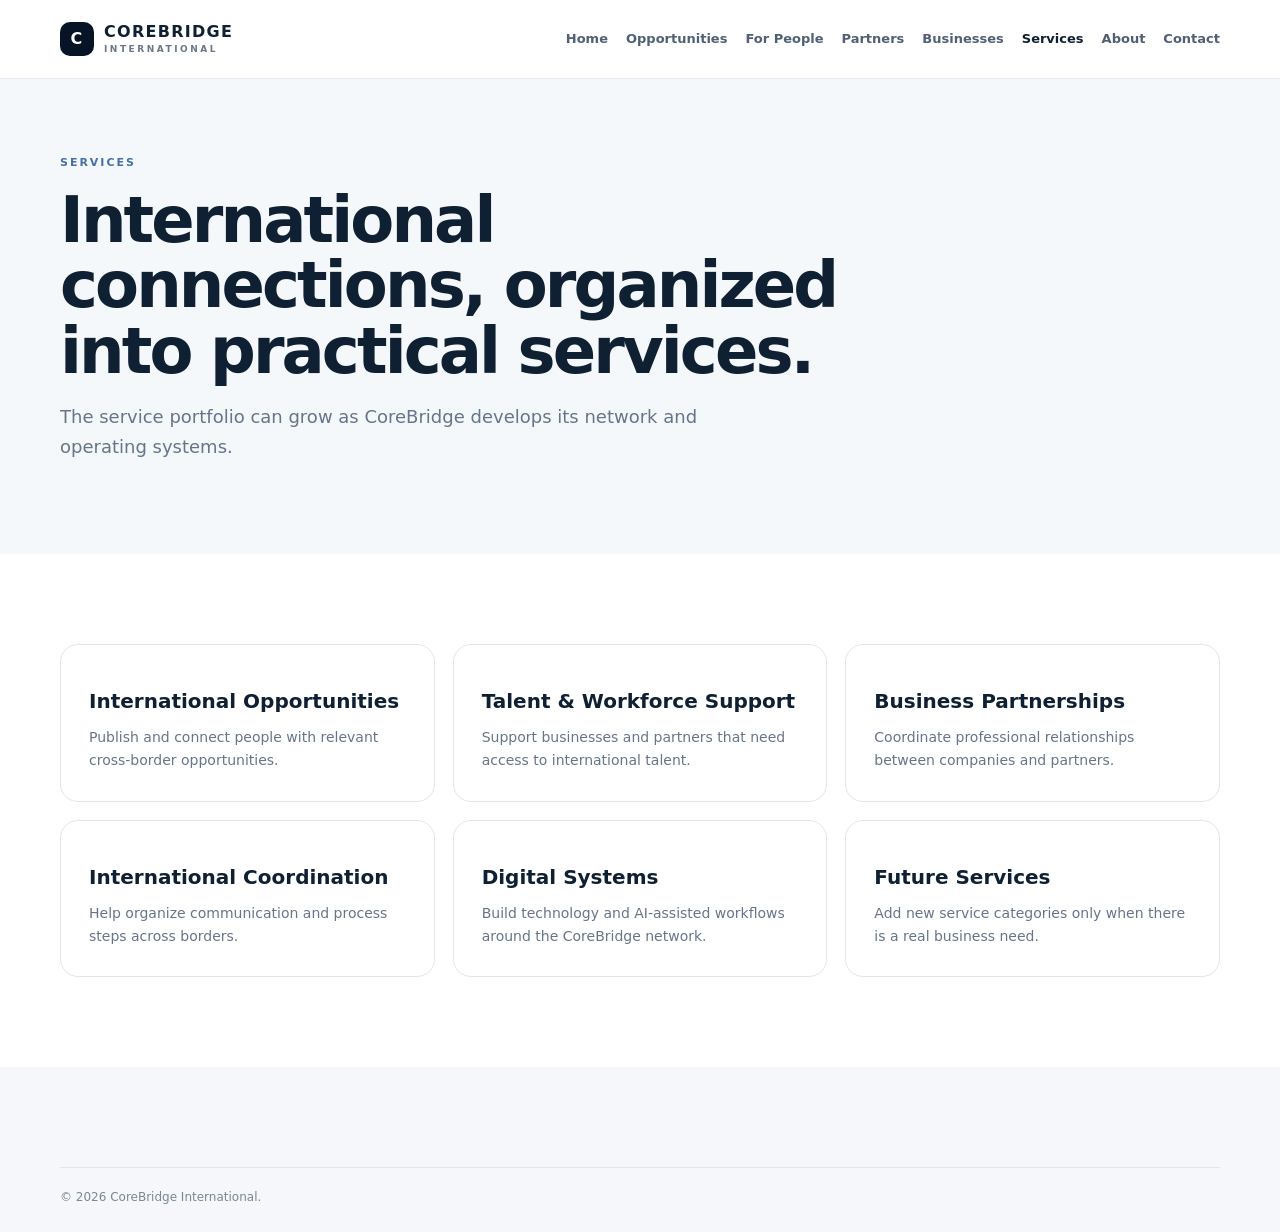
<file: corebridge-v1/services.html>
<!doctype html><html lang="en"><head><meta charset="utf-8"><meta name="viewport" content="width=device-width,initial-scale=1"><title>Services | CoreBridge International</title><link rel="stylesheet" href="css/style.css"></head><body>
<header class="site-header"><div class="container nav"><a class="brand" href="index.html"><span class="brand-mark">C</span><span>COREBRIDGE<small>INTERNATIONAL</small></span></a><button class="menu">☰</button><nav><a href="index.html">Home</a><a href="opportunities.html">Opportunities</a><a href="candidates.html">For People</a><a href="partners.html">Partners</a><a href="employers.html">Businesses</a><a class="active" href="services.html">Services</a><a href="about.html">About</a><a href="contact.html">Contact</a></nav></div></header>
<main><section class="page-hero"><div class="container"><div class="eyebrow">SERVICES</div><h1>International connections, organized into practical services.</h1><p>The service portfolio can grow as CoreBridge develops its network and operating systems.</p></div></section><section class="section"><div class="container cards three"><article><h3>International Opportunities</h3><p>Publish and connect people with relevant cross-border opportunities.</p></article><article><h3>Talent & Workforce Support</h3><p>Support businesses and partners that need access to international talent.</p></article><article><h3>Business Partnerships</h3><p>Coordinate professional relationships between companies and partners.</p></article><article><h3>International Coordination</h3><p>Help organize communication and process steps across borders.</p></article><article><h3>Digital Systems</h3><p>Build technology and AI-assisted workflows around the CoreBridge network.</p></article><article><h3>Future Services</h3><p>Add new service categories only when there is a real business need.</p></article></div></section></main><footer><div class="container copyright">© 2026 CoreBridge International.</div></footer><script src="js/site.js"></script></body></html>
</file>
<file: corebridge-v1/css/style.css>
:root{--navy:#071426;--ink:#102033;--muted:#66758a;--line:#dfe6ee;--soft:#f5f8fb;--blue:#1769ff;--white:#fff;--radius:18px}*{box-sizing:border-box}html{scroll-behavior:smooth}body{margin:0;font-family:Inter,ui-sans-serif,system-ui,-apple-system,BlinkMacSystemFont,"Segoe UI",sans-serif;color:var(--ink);background:#fff;line-height:1.65}a{color:inherit;text-decoration:none}.container{width:min(1160px,92%);margin:auto}.site-header{position:sticky;top:0;z-index:20;background:rgba(255,255,255,.94);backdrop-filter:blur(14px);border-bottom:1px solid rgba(223,230,238,.8)}.nav{min-height:78px;display:flex;align-items:center;gap:26px}.brand{display:flex;align-items:center;gap:10px;font-weight:850;letter-spacing:.08em;line-height:1.05;white-space:nowrap}.brand small{display:block;font-size:9px;letter-spacing:.28em;font-weight:650;margin-top:4px;color:#6a7788}.brand-mark{width:34px;height:34px;display:grid;place-items:center;border-radius:10px;background:var(--navy);color:#fff;font-weight:900}.nav nav{display:flex;gap:18px;align-items:center;margin-left:auto}.nav nav a{font-size:13px;font-weight:650;color:#506075}.nav nav a:hover,.nav nav a.active{color:var(--ink)}.btn{display:inline-flex;align-items:center;justify-content:center;padding:12px 18px;border-radius:11px;border:1px solid transparent;font-weight:750;font-size:14px;cursor:pointer}.btn-primary{background:var(--navy);color:#fff}.btn-primary:hover{background:#102947}.btn-secondary{background:#fff;border-color:var(--line);color:var(--ink)}.nav-cta{white-space:nowrap}.menu{display:none;margin-left:auto;border:0;background:none;font-size:24px}.hero{background:linear-gradient(180deg,#f7faff,#fff);padding:90px 0 80px}.hero-grid{display:grid;grid-template-columns:1.15fr .85fr;gap:70px;align-items:center}.eyebrow{font-size:11px;letter-spacing:.18em;font-weight:850;color:#4770a5;margin-bottom:16px}.hero h1,.page-hero h1{font-size:clamp(42px,6vw,76px);line-height:1.02;letter-spacing:-.045em;margin:0 0 24px;max-width:850px}.hero-copy{font-size:19px;color:var(--muted);max-width:680px}.actions{display:flex;gap:12px;flex-wrap:wrap;margin:30px 0}.trust-row{display:flex;gap:22px;flex-wrap:wrap;color:#738196;font-size:12px;font-weight:700}.hero-card{background:var(--navy);color:#fff;border-radius:28px;padding:40px;min-height:420px;display:flex;flex-direction:column;justify-content:flex-end;position:relative;overflow:hidden}.orb{position:absolute;width:260px;height:260px;border-radius:50%;right:-70px;top:-60px;background:radial-gradient(circle at 35% 35%,#5b8dff,transparent 62%);opacity:.65}.card-label{font-size:10px;letter-spacing:.2em;color:#9eb9dd;font-weight:800}.hero-card h3{font-size:28px;line-height:1.2;max-width:360px}.hero-card p{color:#b7c6d9}.section{padding:90px 0}.soft{background:var(--soft)}.dark{background:var(--navy);color:#fff}.section-head{display:grid;grid-template-columns:1fr 1fr;gap:50px;align-items:end;margin-bottom:38px}.section h2{font-size:clamp(32px,4vw,50px);line-height:1.08;letter-spacing:-.035em;margin:0 0 18px}.section-head p{color:var(--muted);margin:0}.dark p{color:#b6c5d7}.cards{display:grid;gap:18px}.cards.four{grid-template-columns:repeat(4,1fr)}.cards.three{grid-template-columns:repeat(3,1fr)}.cards article{border:1px solid var(--line);border-radius:var(--radius);padding:28px;background:#fff}.dark .cards article{background:#102238}.cards h3{margin:12px 0 8px;font-size:20px}.cards p{margin:0;color:var(--muted);font-size:14px}.icon{font-size:11px;font-weight:900;letter-spacing:.12em;color:#4770a5}.split{display:grid;grid-template-columns:1fr 1fr;gap:80px;align-items:center}.steps{display:grid;grid-template-columns:1fr 1fr;gap:12px}.steps div{border:1px solid #263950;border-radius:15px;padding:22px;display:flex;gap:16px}.steps b{color:#87a9d4}.steps span{font-weight:750}.cta{border:1px solid var(--line);border-radius:25px;padding:42px;display:flex;justify-content:space-between;gap:30px;align-items:center}.cta h2{margin:0}.page-hero{background:var(--soft);padding:75px 0}.page-hero h1{font-size:clamp(42px,5vw,64px);margin-bottom:16px}.page-hero p{font-size:18px;color:var(--muted);max-width:720px}.filterbar{display:flex;gap:12px;margin-bottom:25px}.filterbar input,.filterbar select,.form-card input,.form-card select,.form-card textarea{width:100%;border:1px solid var(--line);border-radius:10px;padding:13px 14px;font:inherit;background:#fff;color:var(--ink)}.filterbar input{flex:1}.filterbar select{max-width:180px}.job-list{display:grid;gap:16px}.job-card{border:1px solid var(--line);border-radius:20px;padding:28px;display:flex;justify-content:space-between;gap:30px;align-items:center}.job-card h2{margin:10px 0 4px}.job-card p{color:var(--muted)}.job-meta{display:flex;gap:8px;flex-wrap:wrap}.job-meta span,.tag,.principles span{display:inline-block;padding:5px 9px;border-radius:99px;background:#eef4fb;color:#4a6686;font-size:11px;font-weight:800}.tag{background:#eaf8ef;color:#24734a}.muted{color:var(--muted)}.detail-grid{display:grid;grid-template-columns:1fr 360px;gap:60px}.detail-grid h3{margin-top:38px}.side-card{border:1px solid var(--line);border-radius:20px;padding:28px;height:max-content;position:sticky;top:105px}.side-card dt{font-size:11px;text-transform:uppercase;letter-spacing:.08em;color:var(--muted);margin-top:18px}.side-card dd{margin:3px 0}.full{width:100%}.small{font-size:12px}.checklist{padding-left:20px}.checklist li{margin:10px 0}.timeline{border-left:2px solid var(--line);padding-left:20px}.timeline div{padding:9px 0}.form-layout{display:grid;grid-template-columns:.8fr 1.2fr;gap:60px}.form-card{border:1px solid var(--line);border-radius:20px;padding:28px;background:#fff;display:grid;gap:16px}.form-card h2{margin-top:0}.form-card label{font-size:13px;font-weight:750;display:grid;gap:7px}.form-card .check{display:flex;grid-template-columns:auto 1fr;align-items:center;font-weight:600}.form-card .check input{width:auto}.form-status{font-size:13px;margin:0}.notice{margin-top:30px;padding:18px;border-radius:14px;background:#f4f7fb;border:1px solid var(--line);font-size:13px}.number-list{display:grid;gap:16px}.number-list div{display:flex;gap:16px;align-items:flex-start}.number-list b{font-size:12px;color:#4770a5}.narrow{width:min(780px,92%)}.principles{display:flex;gap:10px;flex-wrap:wrap;margin-top:30px}.principles span{background:var(--navy);color:#fff;padding:9px 13px}footer{background:#f5f7fa;padding:55px 0 25px;margin-top:0}.footer-grid{display:grid;grid-template-columns:2fr 1fr 1fr;gap:40px}.footer-grid>div>a:not(.brand){display:block;color:#657387;font-size:13px;margin:7px 0}.footer-grid h4{margin-top:0}.footer-grid p{max-width:400px;color:#69778a}.copyright{margin-top:45px;padding-top:20px;border-top:1px solid var(--line);color:#7a8798;font-size:12px}.hidden{display:none}.empty{padding:40px;text-align:center;border:1px dashed var(--line);border-radius:16px;color:var(--muted)}
@media(max-width:980px){.nav nav{display:none}.menu{display:block}.nav-cta{display:none}.hero-grid,.split,.detail-grid,.form-layout,.section-head{grid-template-columns:1fr}.cards.four,.cards.three{grid-template-columns:1fr 1fr}.hero{padding-top:55px}.hero-card{min-height:320px}.side-card{position:static}.footer-grid{grid-template-columns:1fr 1fr}}
@media(max-width:620px){.cards.four,.cards.three,.footer-grid{grid-template-columns:1fr}.section{padding:65px 0}.hero h1,.page-hero h1{font-size:42px}.job-card,.cta{flex-direction:column;align-items:stretch}.filterbar{flex-direction:column}.filterbar select{max-width:none}.hero-card{padding:28px}.nav{min-height:68px}}
</file>
